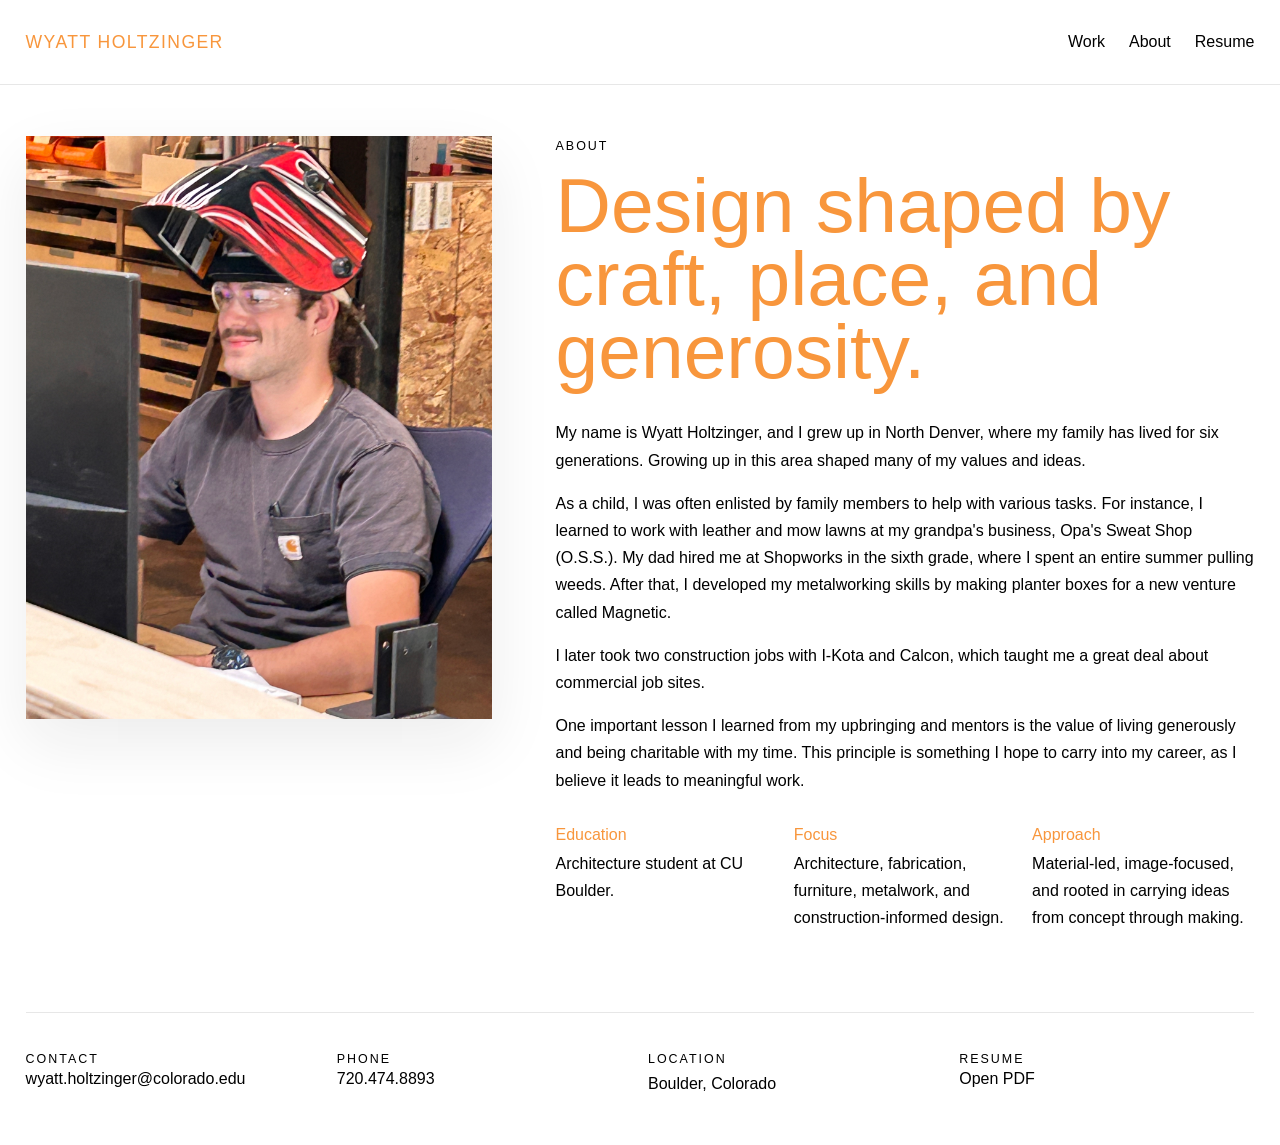
<file: about.html>
<!DOCTYPE html>
<html lang="en">
  <head>
    <meta charset="UTF-8">
    <meta name="viewport" content="width=device-width, initial-scale=1.0">
    <title>About | Wyatt Holtzinger</title>
    <meta
      name="description"
      content="About Wyatt Holtzinger, a CU Boulder architecture student with a background in construction, fabrication, and making."
    >
    <link rel="stylesheet" href="styles.css">
    <script defer src="data.js"></script>
    <script defer src="site.js"></script>
  </head>
  <body data-depth="root">
    <header class="site-header" data-nav></header>

    <main class="content-shell">
      <section class="about-layout">
        <div class="about-image">
          <img src="about/images/headshot_01.jpeg" alt="Portrait of Wyatt Holtzinger">
        </div>

        <div>
          <div class="about-intro">
            <p class="eyebrow">About</p>
            <h1>Design shaped by craft, place, and generosity.</h1>
          </div>

          <div class="about-bio">
            <p>
              My name is Wyatt Holtzinger, and I grew up in North Denver, where my family has lived for six
              generations. Growing up in this area shaped many of my values and ideas.
            </p>
            <p>
              As a child, I was often enlisted by family members to help with various tasks. For instance, I learned to
              work with leather and mow lawns at my grandpa's business, Opa's Sweat Shop (O.S.S.). My dad hired me at
              Shopworks in the sixth grade, where I spent an entire summer pulling weeds. After that, I developed my
              metalworking skills by making planter boxes for a new venture called Magnetic.
            </p>
            <p>
              I later took two construction jobs with I-Kota and Calcon, which taught me a great deal about commercial
              job sites.
            </p>
            <p>
              One important lesson I learned from my upbringing and mentors is the value of living generously and being
              charitable with my time. This principle is something I hope to carry into my career, as I believe it
              leads to meaningful work.
            </p>
          </div>

          <div class="about-notes">
            <div class="about-note">
              <strong>Education</strong>
              <p>Architecture student at CU Boulder.</p>
            </div>
            <div class="about-note">
              <strong>Focus</strong>
              <p>Architecture, fabrication, furniture, metalwork, and construction-informed design.</p>
            </div>
            <div class="about-note">
              <strong>Approach</strong>
              <p>Material-led, image-focused, and rooted in carrying ideas from concept through making.</p>
            </div>
          </div>
        </div>
      </section>
    </main>

    <footer class="footer-shell" data-footer></footer>
  </body>
</html>
</file>
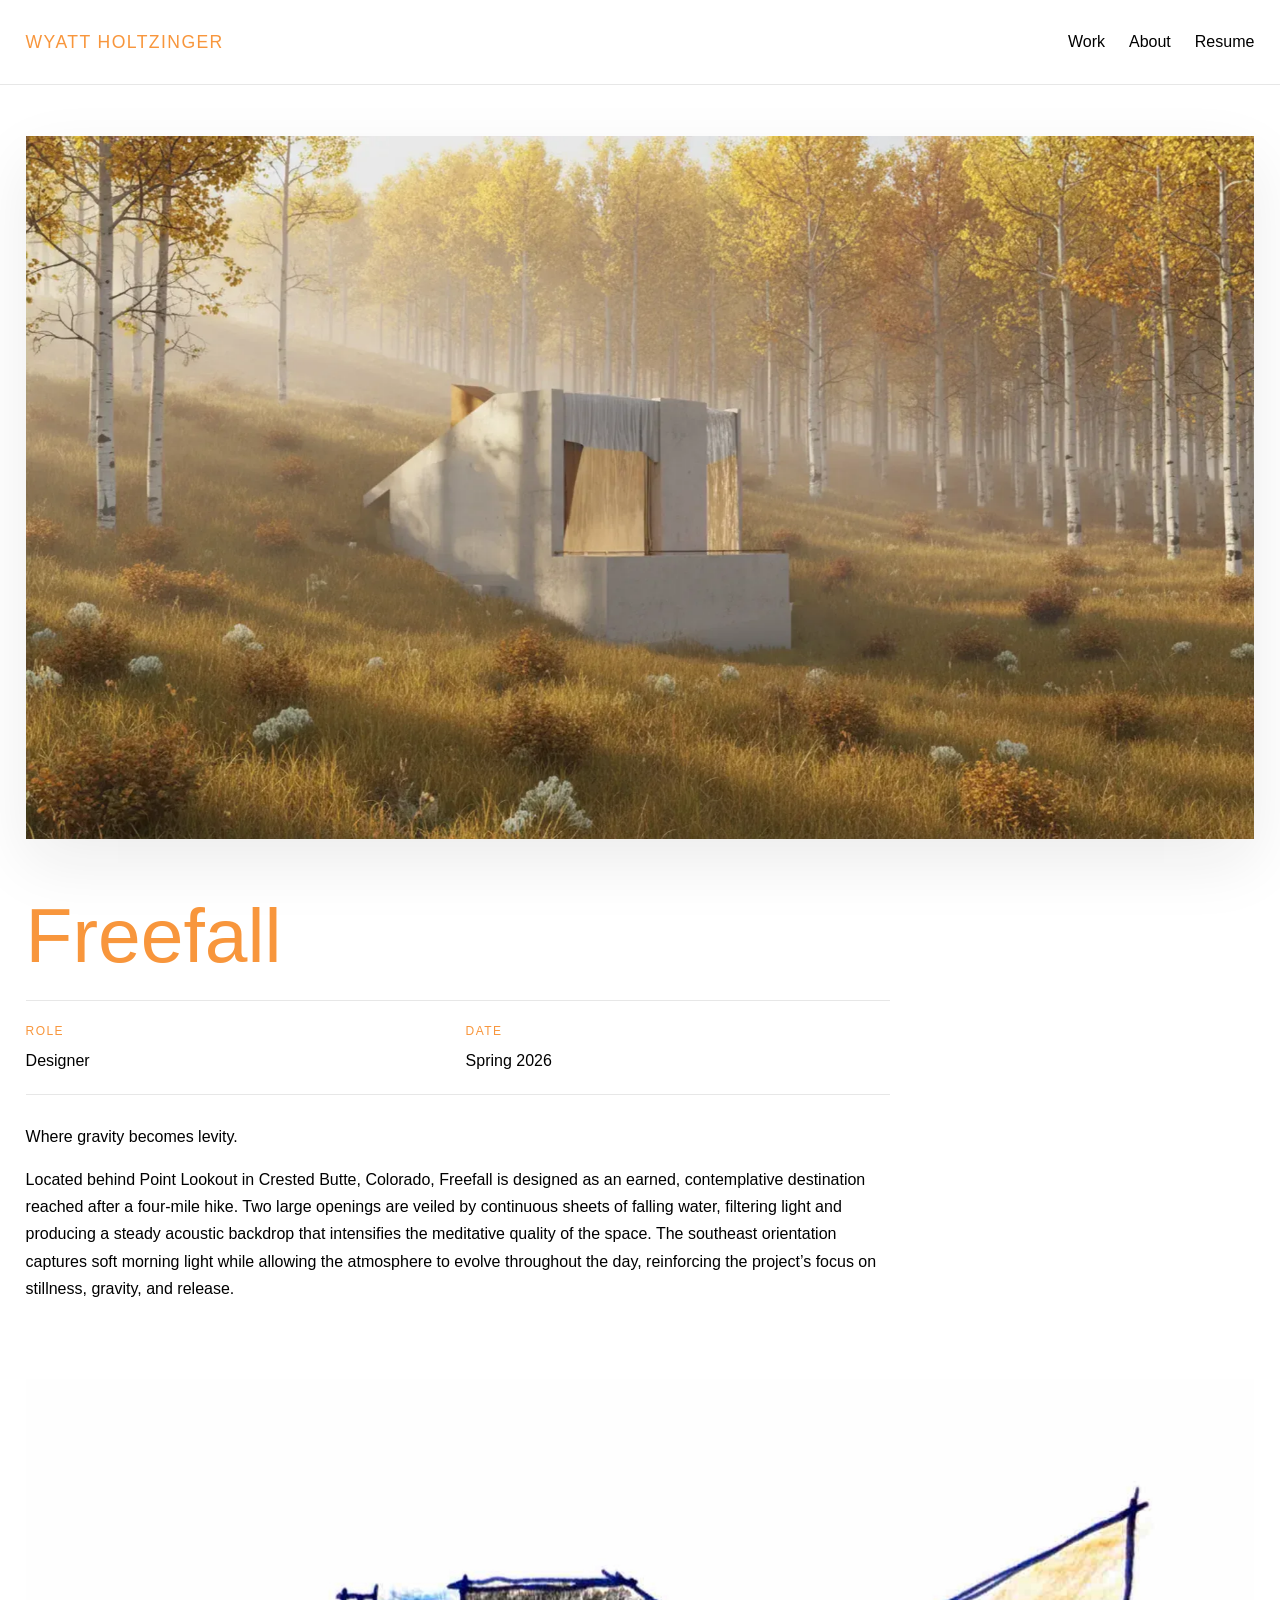
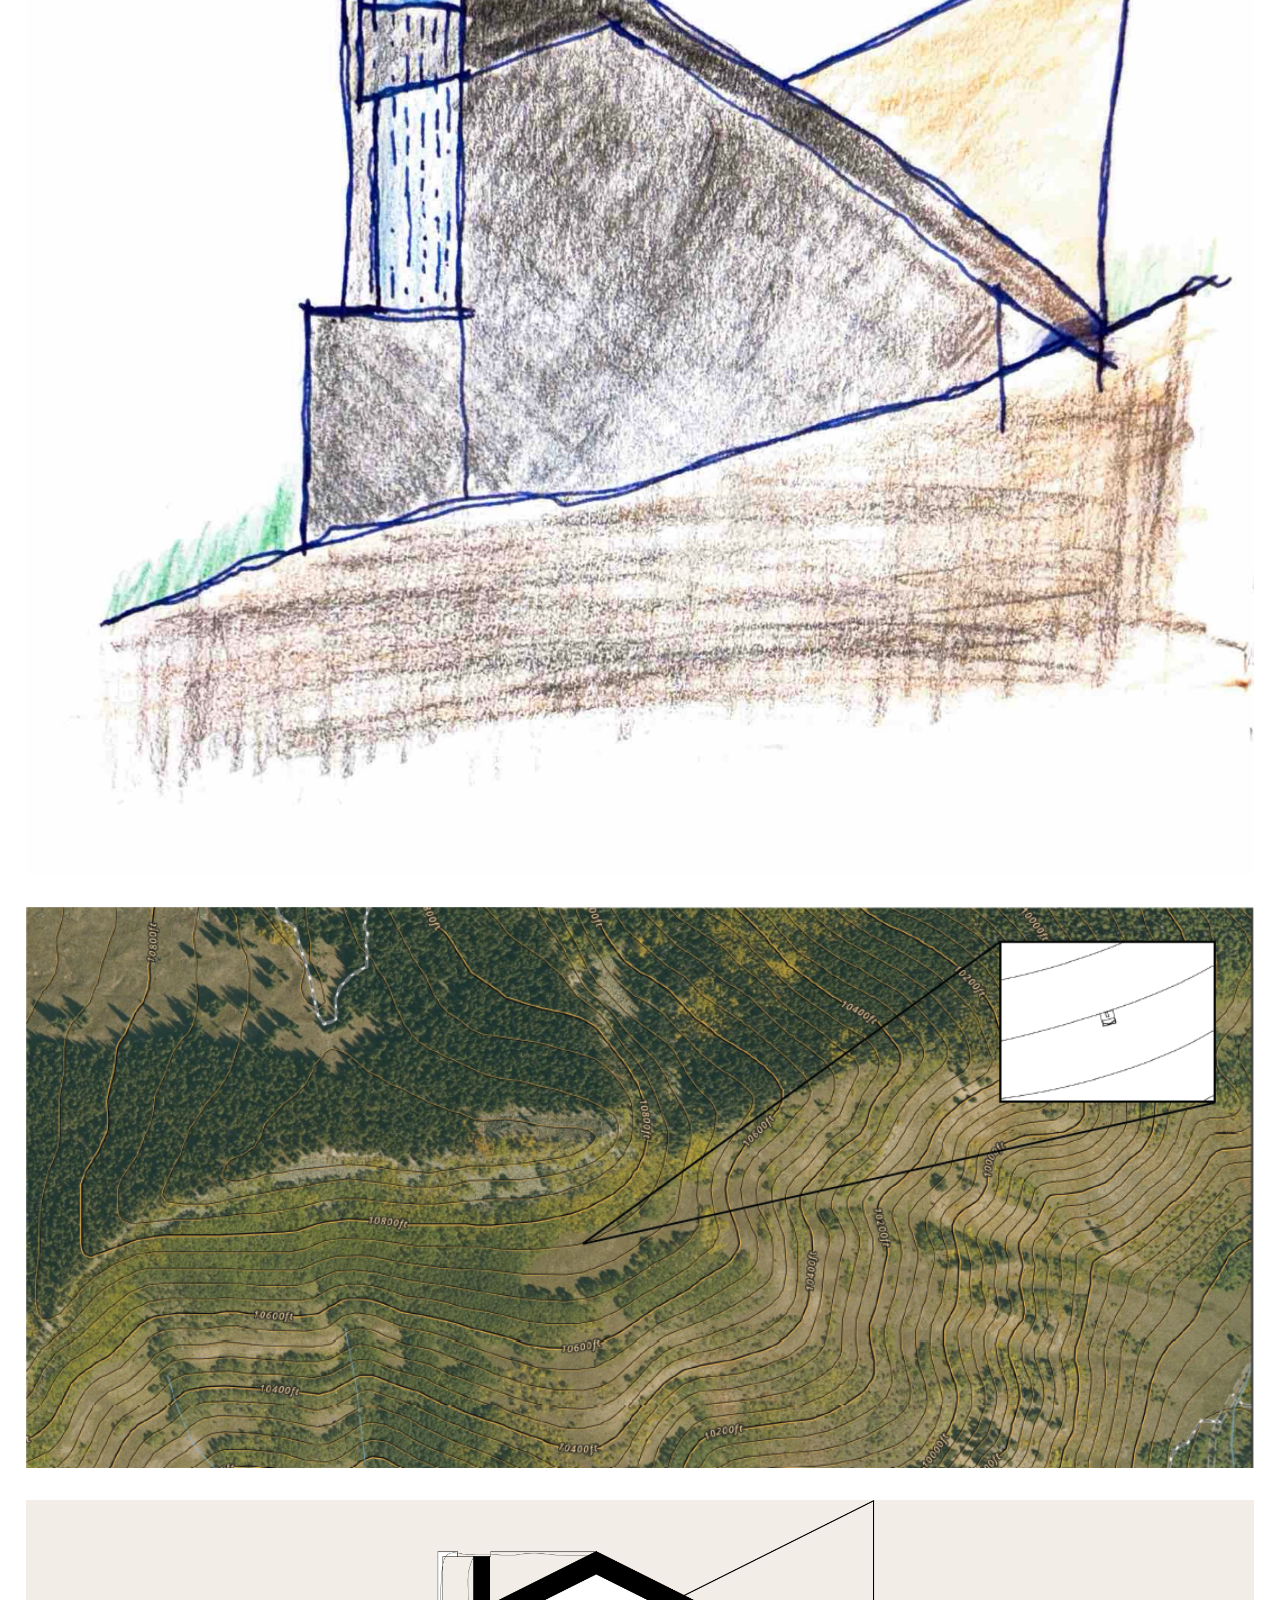
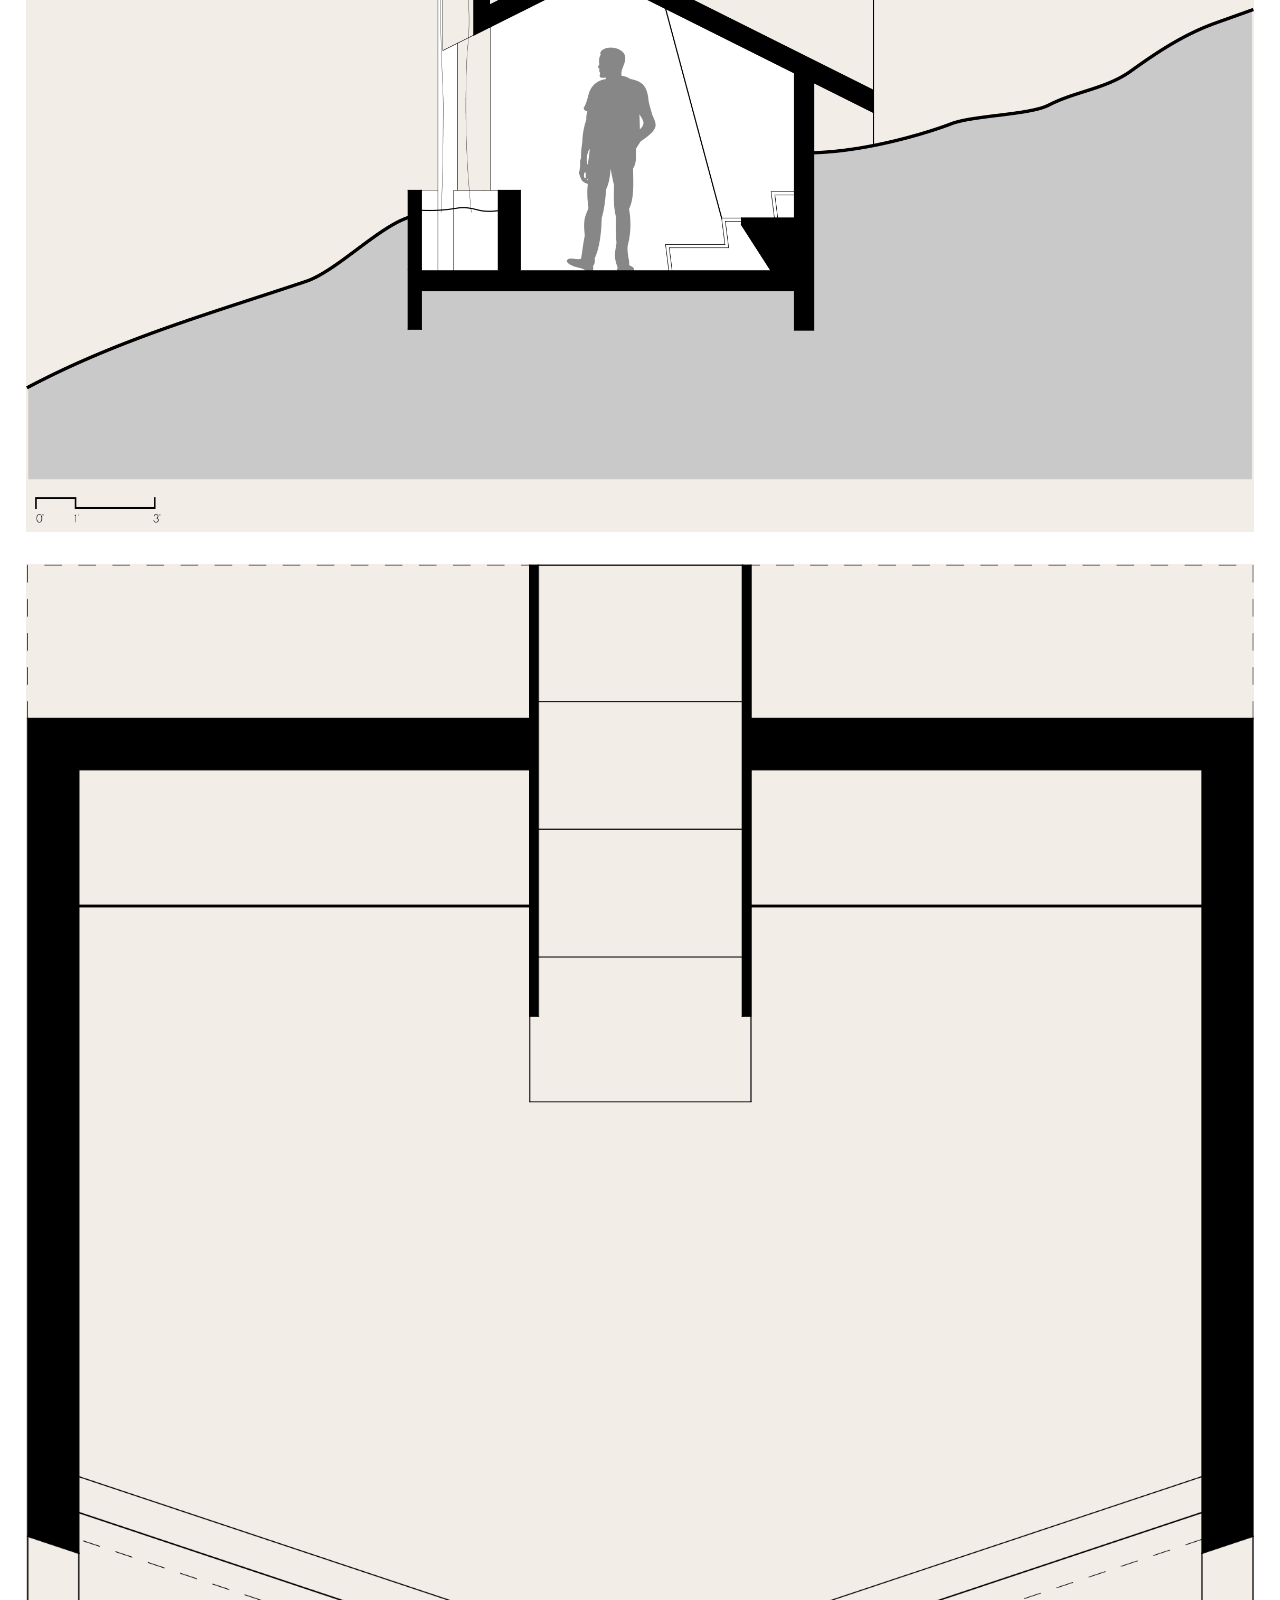
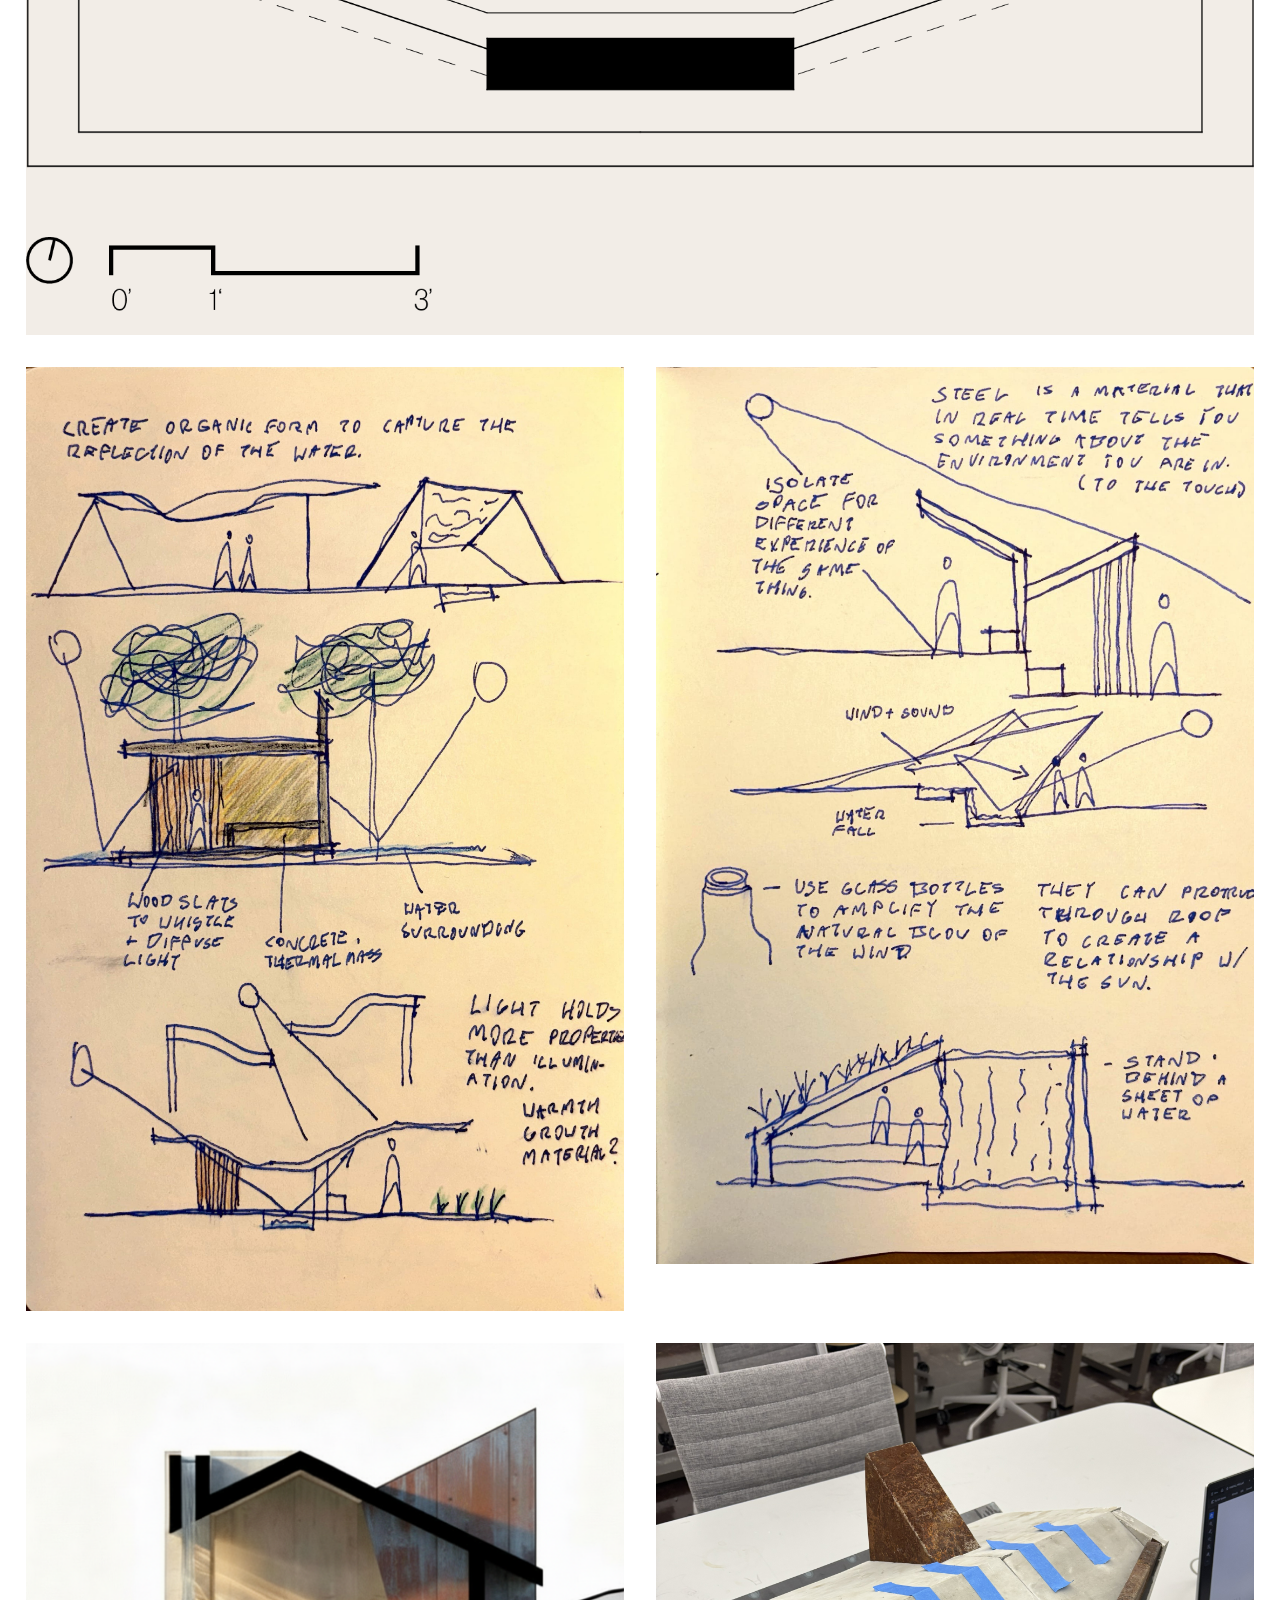
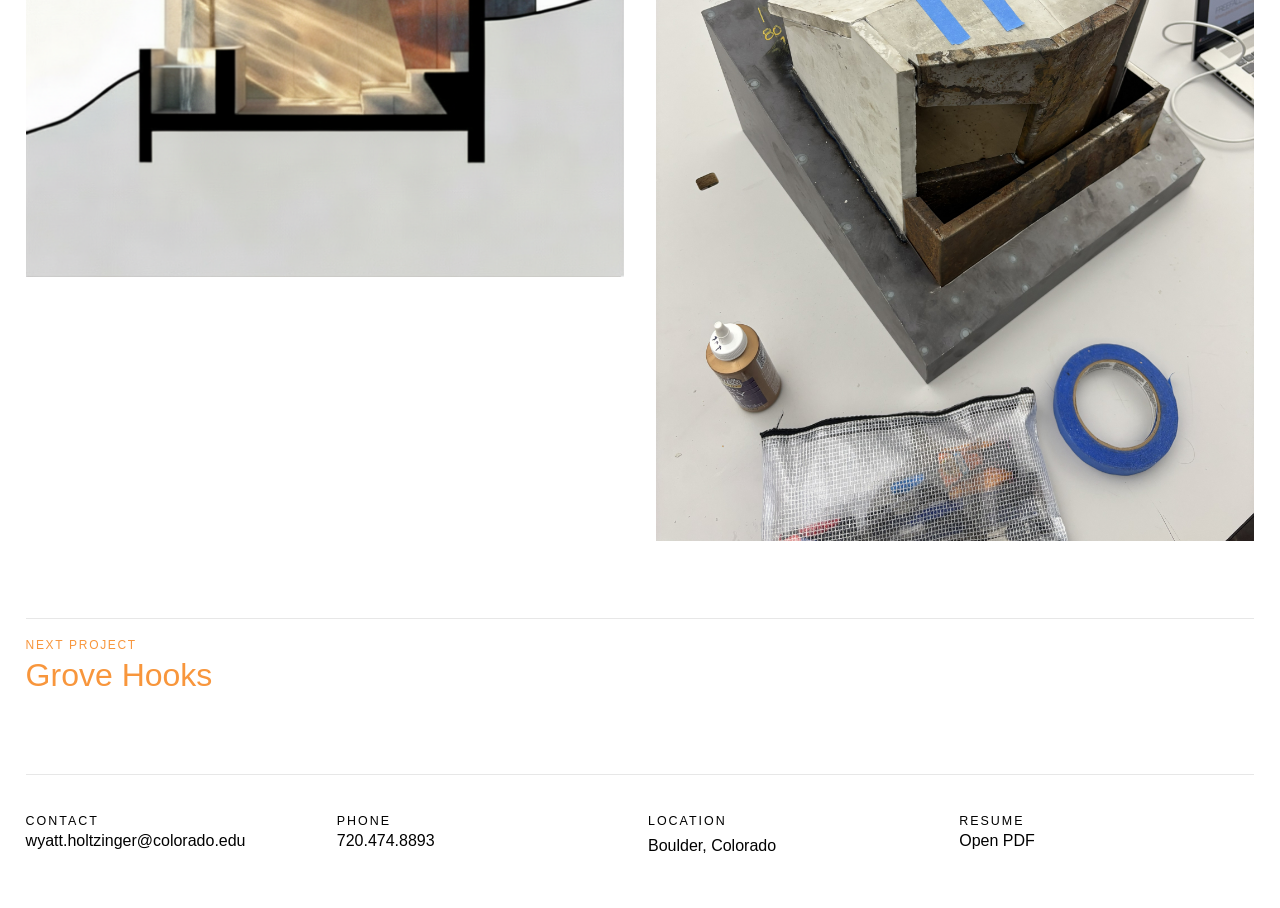
<file: work/freefall.html>
<!DOCTYPE html>
<html lang="en">
  <head>
    <meta charset="UTF-8">
    <meta name="viewport" content="width=device-width, initial-scale=1.0">
    <title>Freefall | Wyatt Holtzinger</title>
    <link rel="stylesheet" href="../styles.css">
    <script defer src="../data.js"></script>
    <script defer src="../site.js"></script>
  </head>
  <body data-depth="project" data-project="freefall">
    <header class="site-header" data-nav></header>
    <main class="content-shell project-page">
      <section data-project-hero></section>
      <section class="project-gallery" data-project-gallery></section>
      <section class="project-pagination" data-next-project></section>
    </main>
    <footer class="footer-shell" data-footer></footer>
  </body>
</html>
</file>
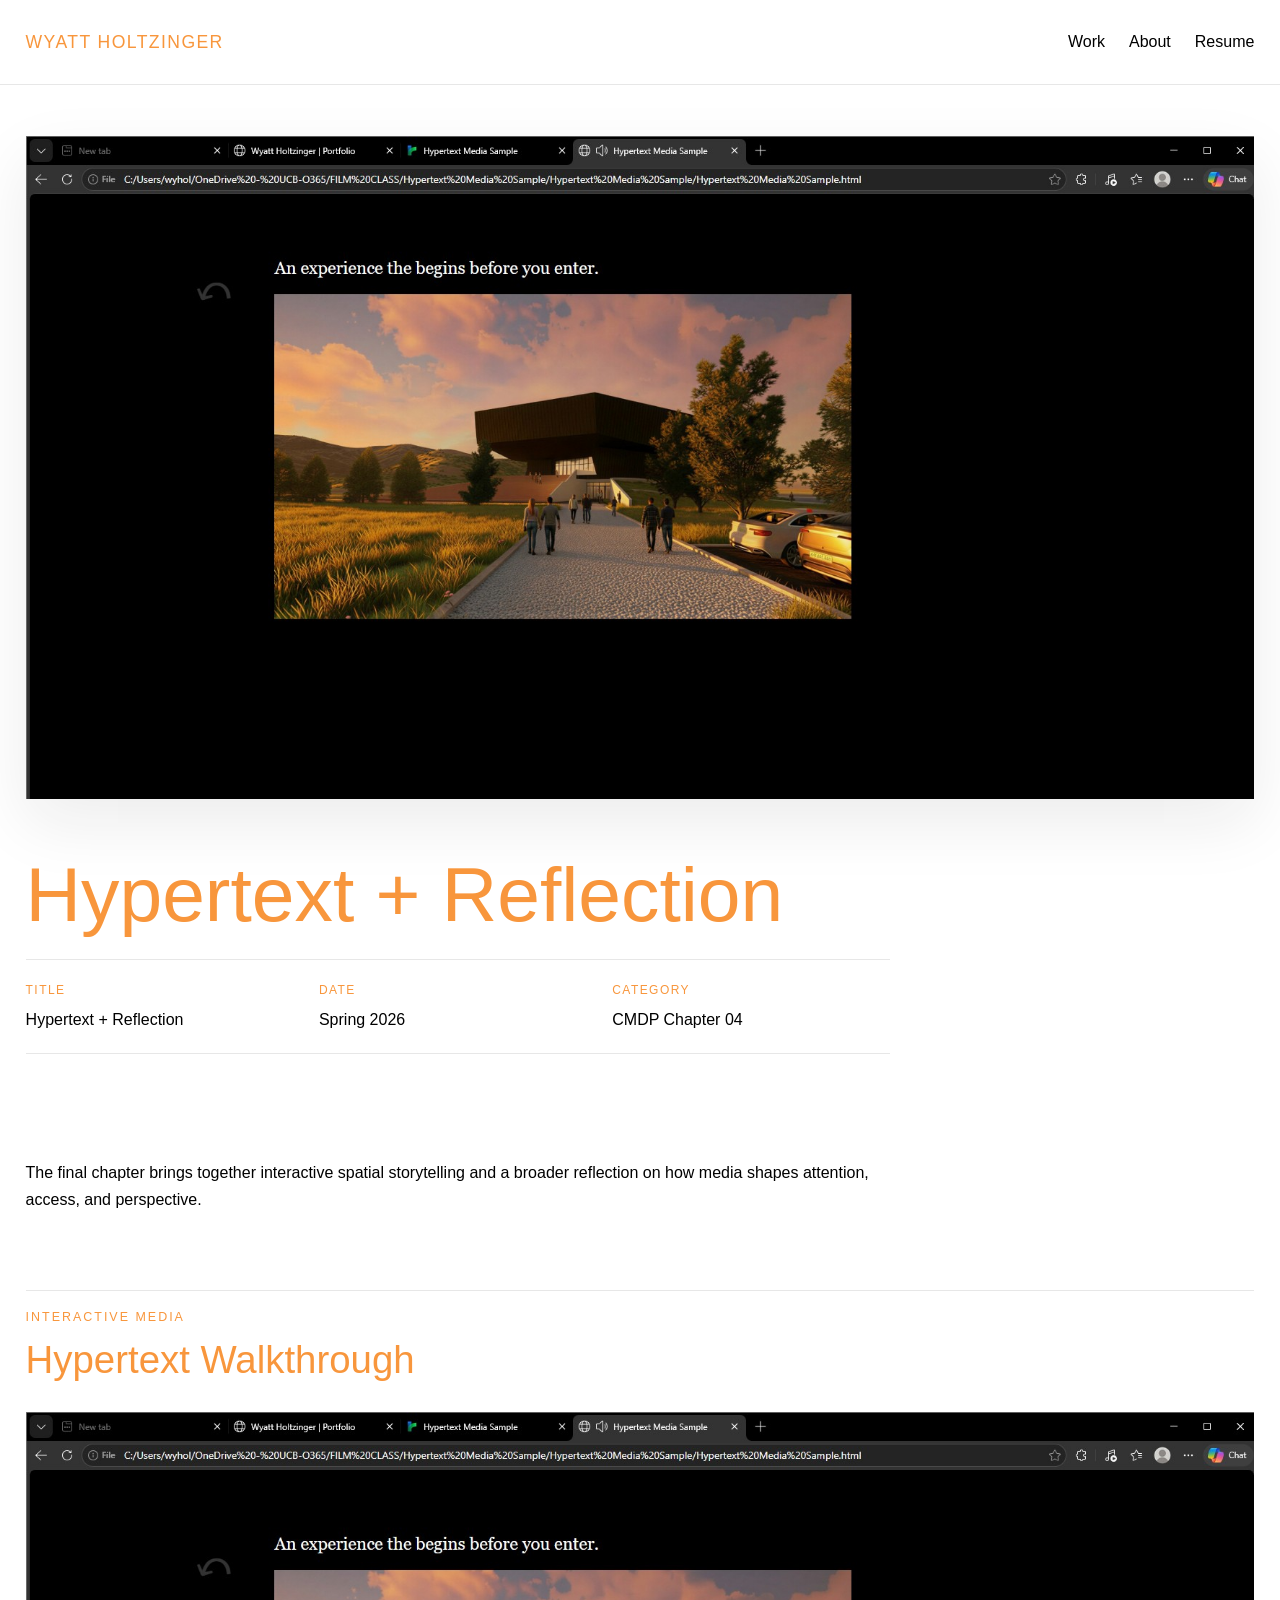
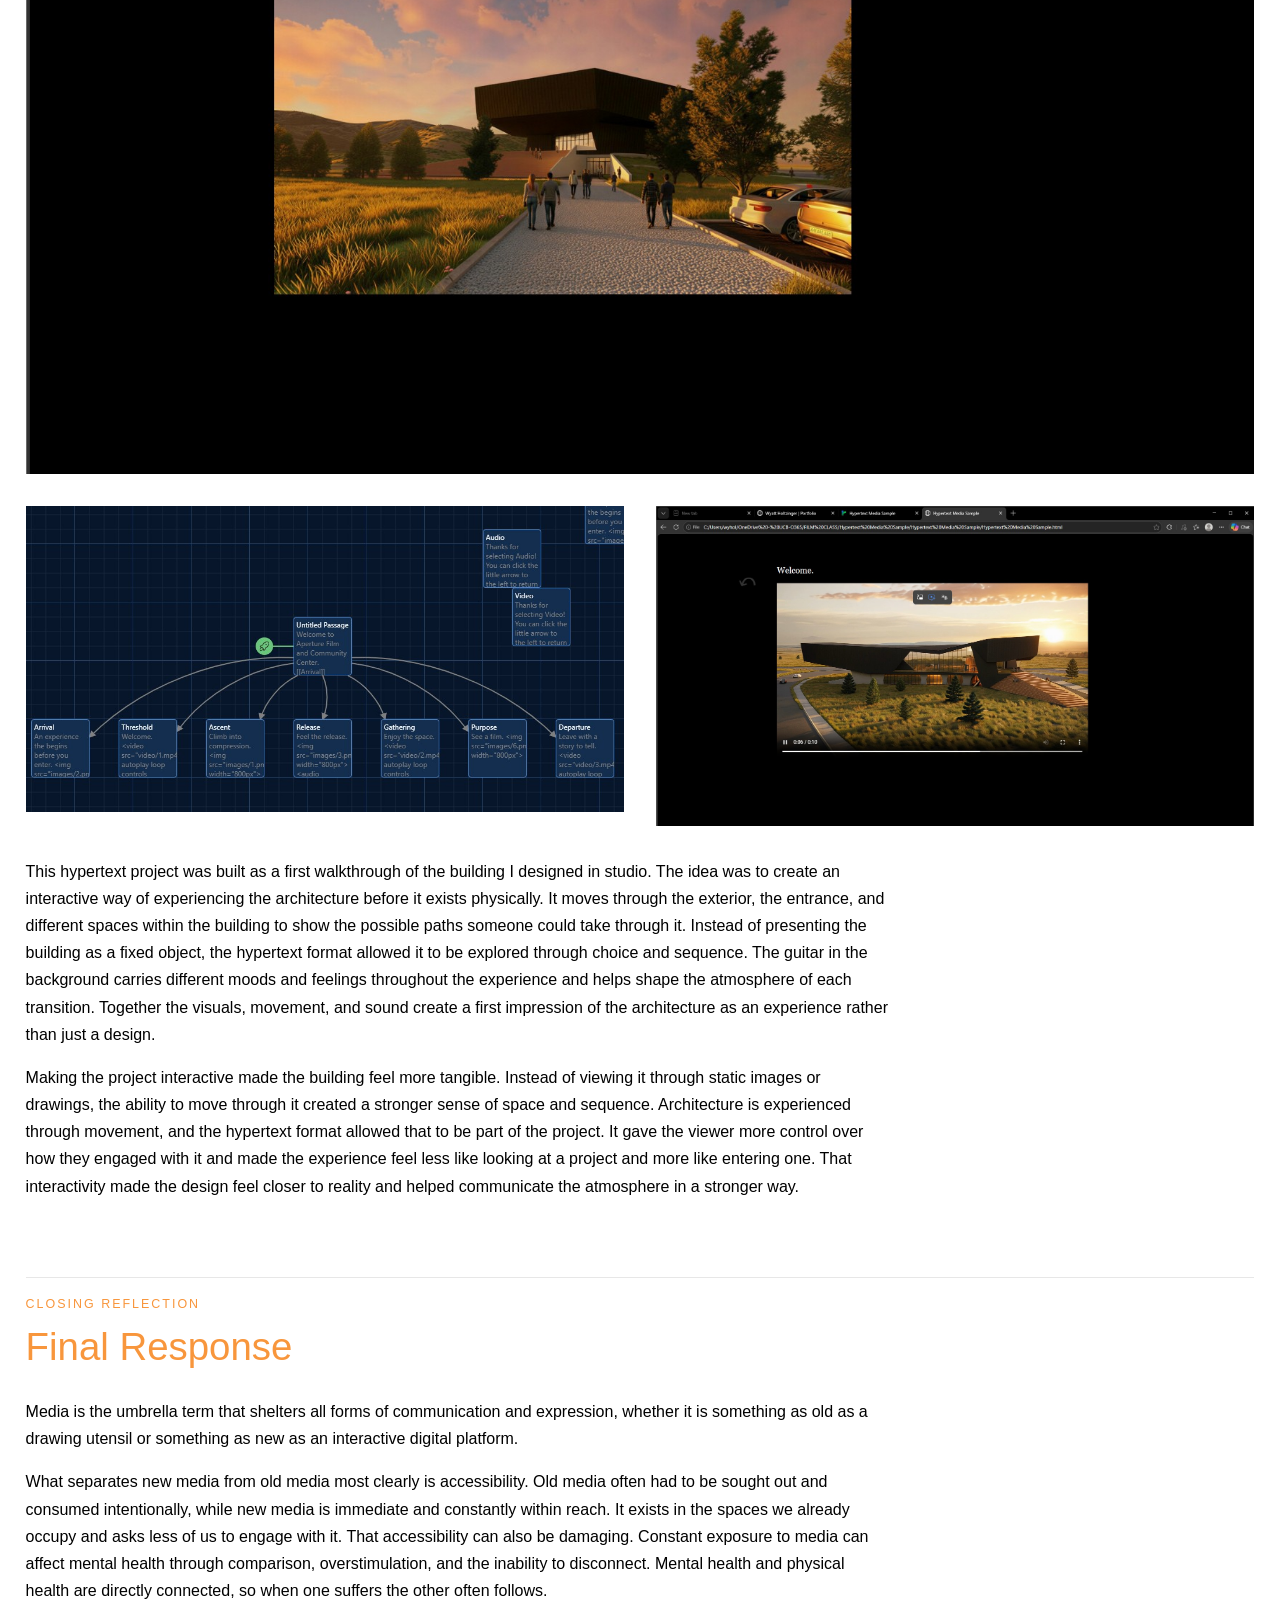
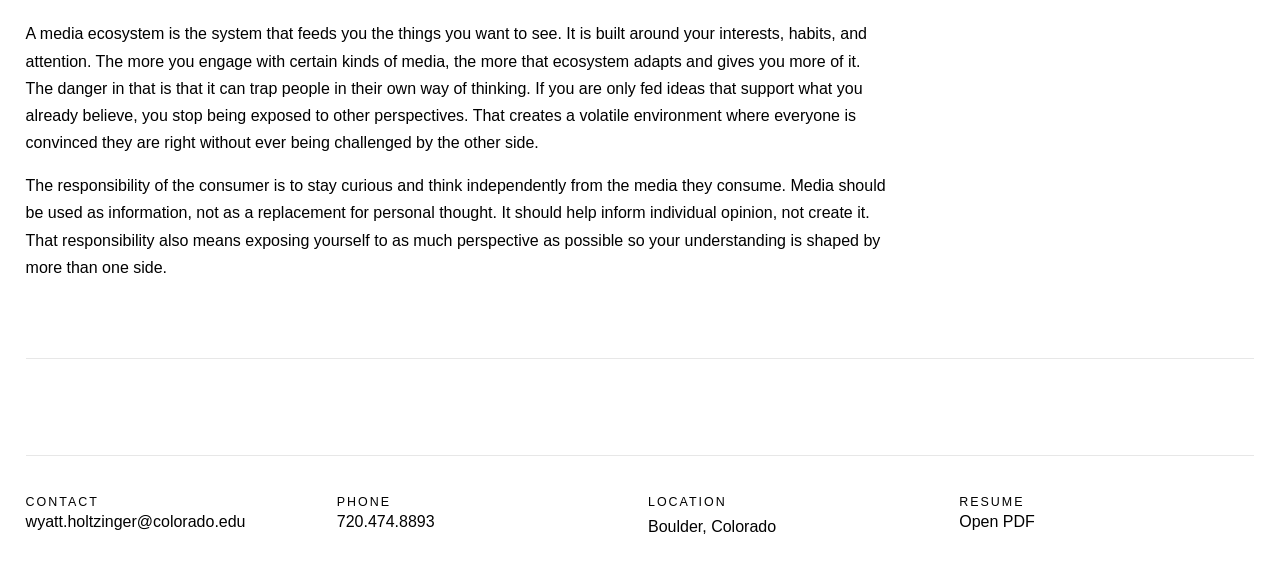
<file: work/media-portfolio-hypertext-reflection.html>
<!DOCTYPE html>
<html lang="en">
  <head>
    <meta charset="UTF-8">
    <meta name="viewport" content="width=device-width, initial-scale=1.0">
    <title>Hypertext + Reflection | Wyatt Holtzinger</title>
    <link rel="stylesheet" href="../styles.css">
    <script defer src="../data.js"></script>
    <script defer src="../site.js"></script>
  </head>
  <body data-depth="project" data-project="media-portfolio-hypertext-reflection">
    <header class="site-header" data-nav></header>
    <main class="content-shell project-page">
      <section data-project-hero></section>
      <section class="project-gallery" data-project-gallery></section>
      <section class="project-pagination" data-next-project></section>
    </main>
    <footer class="footer-shell" data-footer></footer>
  </body>
</html>
</file>
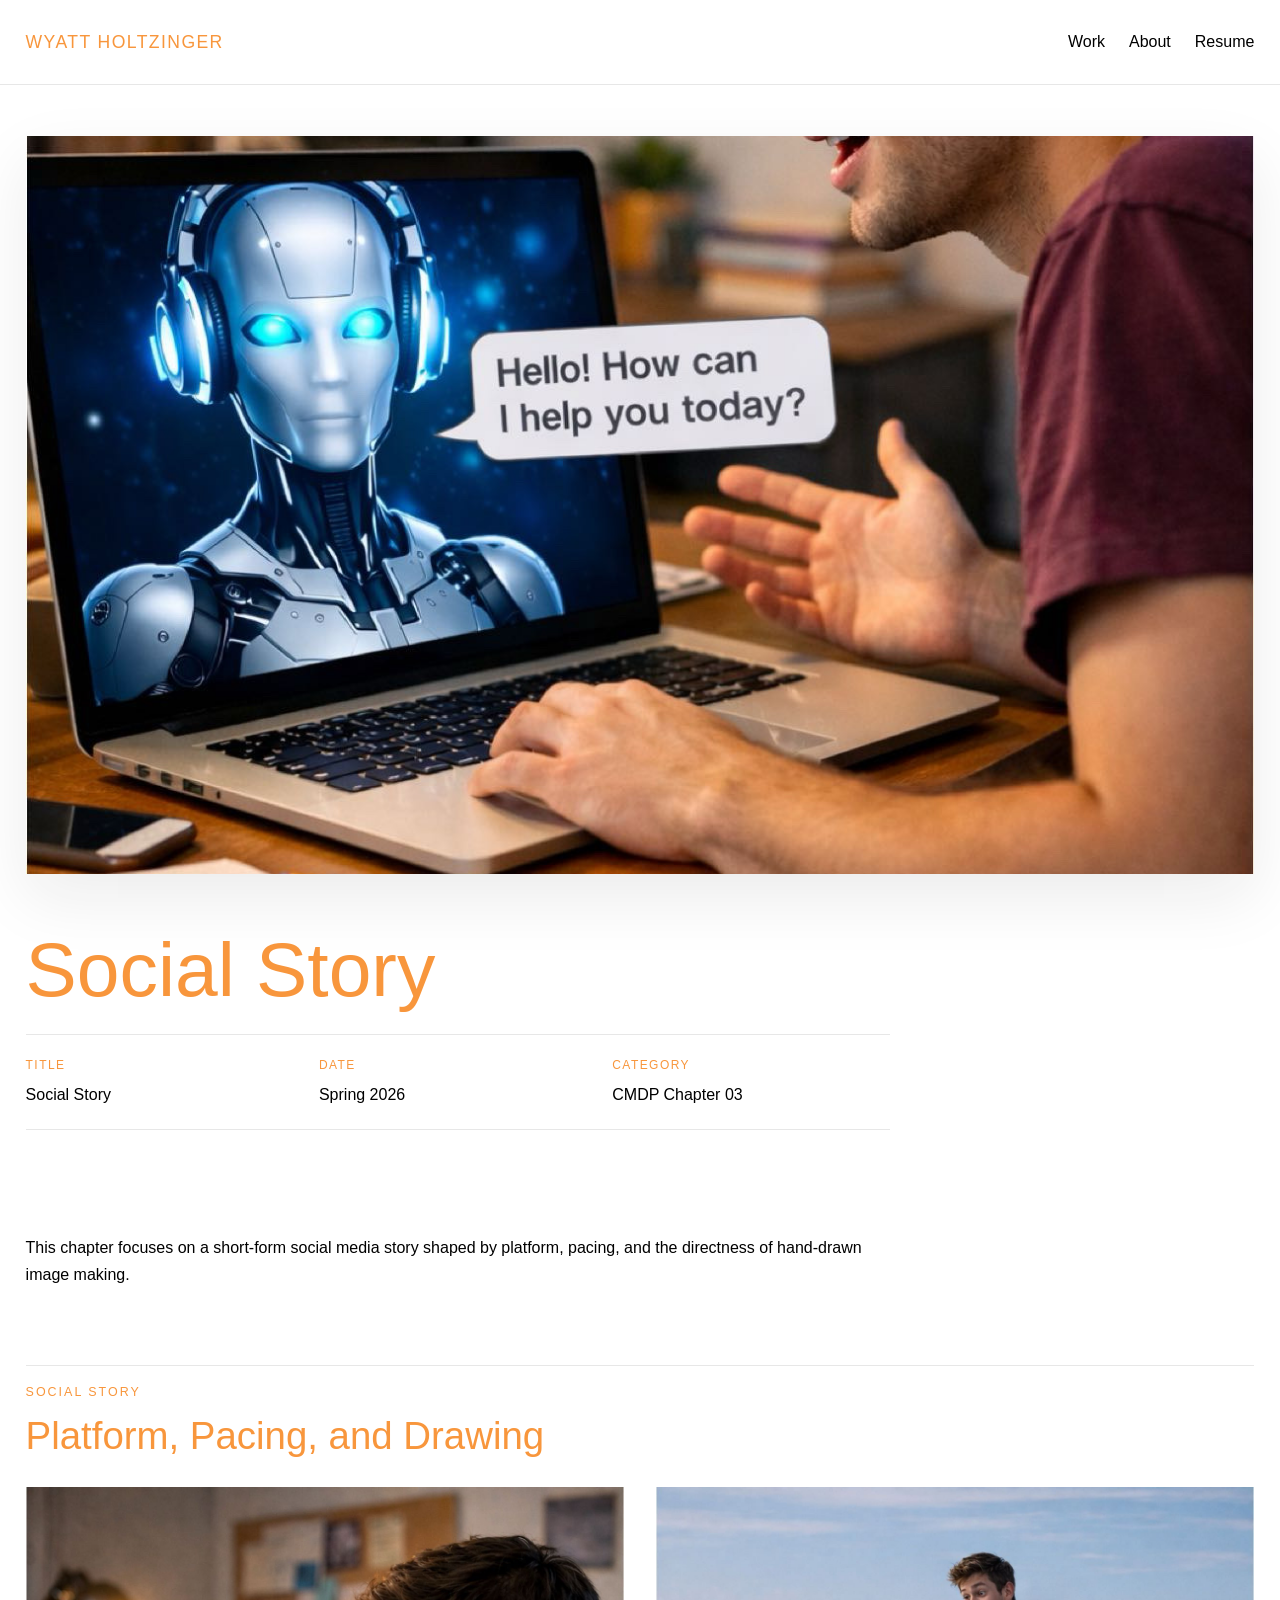
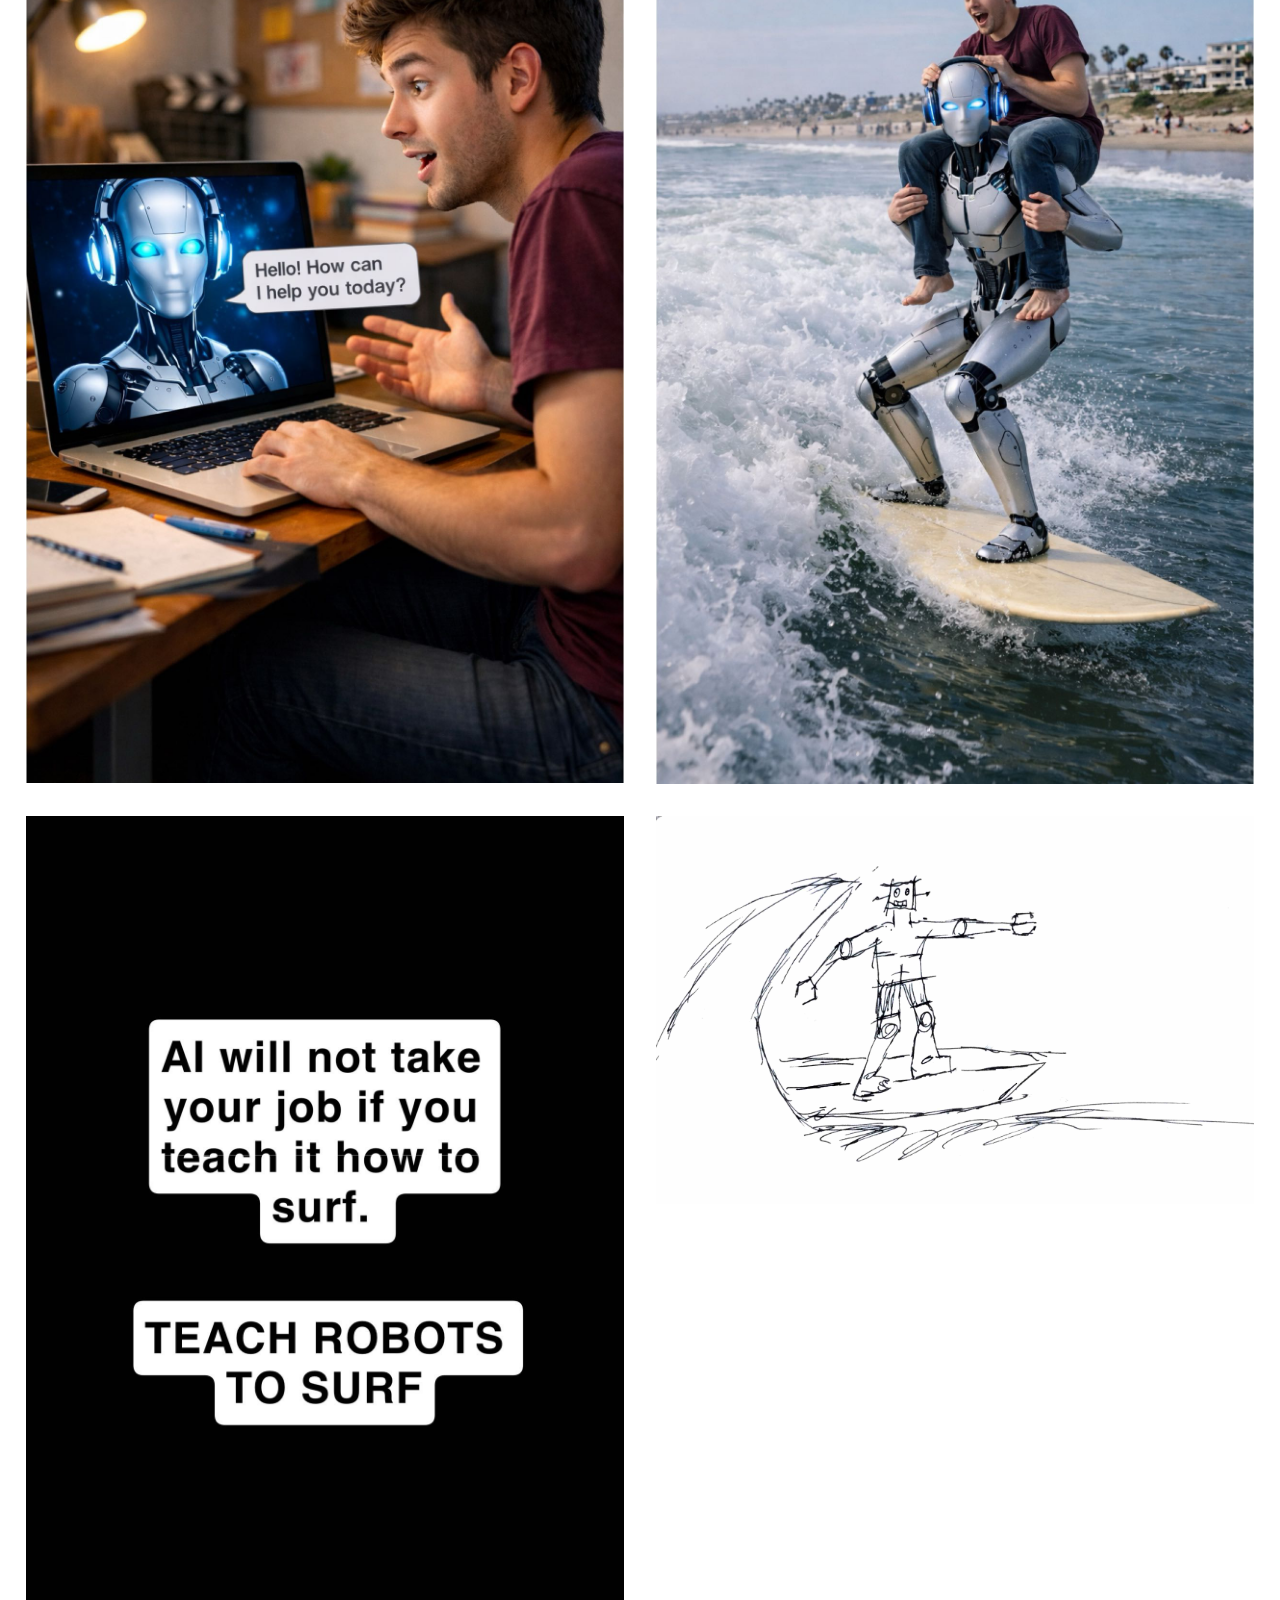
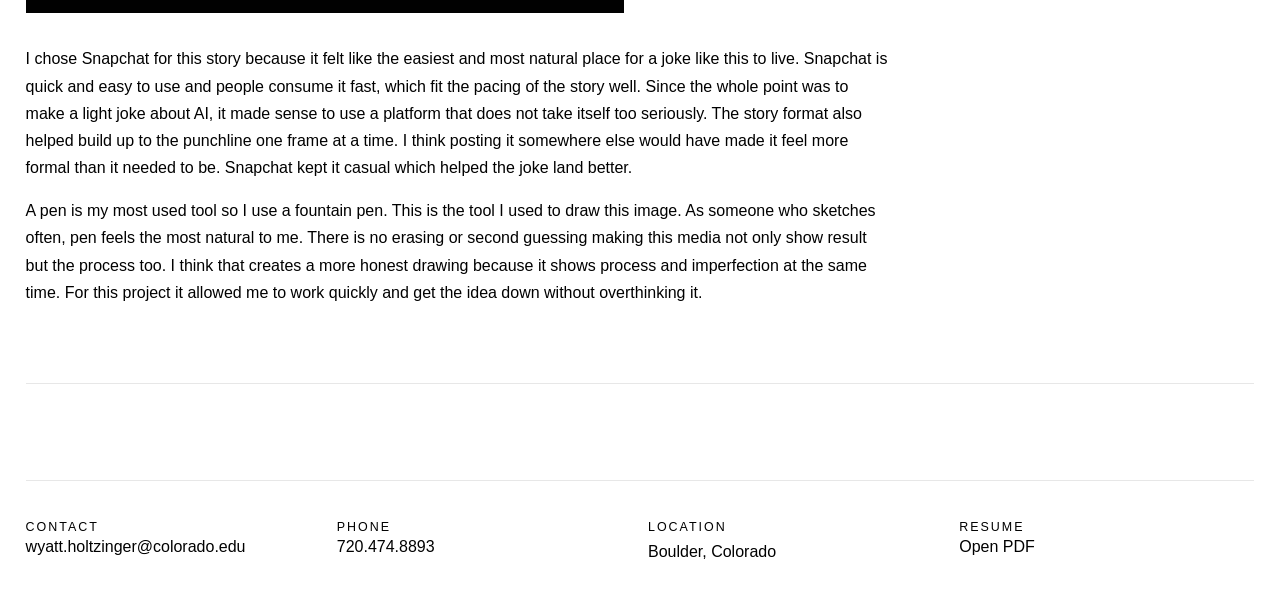
<file: work/media-portfolio-social-story.html>
<!DOCTYPE html>
<html lang="en">
  <head>
    <meta charset="UTF-8">
    <meta name="viewport" content="width=device-width, initial-scale=1.0">
    <title>Social Story | Wyatt Holtzinger</title>
    <link rel="stylesheet" href="../styles.css">
    <script defer src="../data.js"></script>
    <script defer src="../site.js"></script>
  </head>
  <body data-depth="project" data-project="media-portfolio-social-story">
    <header class="site-header" data-nav></header>
    <main class="content-shell project-page">
      <section data-project-hero></section>
      <section class="project-gallery" data-project-gallery></section>
      <section class="project-pagination" data-next-project></section>
    </main>
    <footer class="footer-shell" data-footer></footer>
  </body>
</html>
</file>
<file: styles.css>
:root {
  --page-bg: #ffffff;
  --surface: #ffffff;
  --text: #000000;
  --muted: #000000;
  --line: rgba(23, 21, 21, 0.1);
  --accent: #f8963c;
  --accent-soft: rgba(217, 111, 43, 0.12);
  --shadow: 0 24px 60px rgba(23, 21, 21, 0.08);
  --max-width: 1380px;
  --gutter: clamp(1.25rem, 2vw, 2rem);
}

* {
  box-sizing: border-box;
}

html {
  scroll-behavior: smooth;
}

body {
  margin: 0;
  font-family: "Neue Haas Grotesk Display Pro", "Helvetica Neue", Helvetica, Arial, sans-serif;
  font-weight: 300;
  background: #ffffff;
  color: var(--text);
}

img {
  display: block;
  max-width: 100%;
}

a {
  color: inherit;
  text-decoration: none;
}

p {
  margin: 0;
  line-height: 1.7;
}

.site-header {
  position: sticky;
  top: 0;
  z-index: 20;
  background: rgba(255, 255, 255, 0.92);
  backdrop-filter: blur(18px);
  border-bottom: 1px solid var(--line);
}

.nav-inner,
.content-shell,
.footer-shell {
  width: min(calc(100% - 2 * var(--gutter)), var(--max-width));
  margin: 0 auto;
}

.nav-inner {
  display: flex;
  align-items: center;
  justify-content: space-between;
  min-height: 84px;
  gap: 1rem;
}

.brand,
.hero-copy h1,
.section-heading,
.project-card h2,
.project-hero-copy h1,
.about-intro h1 {
  font-family: "Neue Haas Grotesk Display Pro", "Helvetica Neue", Helvetica, Arial, sans-serif;
  font-weight: 200;
  color: var(--accent);
}

.brand {
  font-size: 1.1rem;
  letter-spacing: 0.08em;
  text-transform: uppercase;
}

.nav-links {
  display: flex;
  align-items: center;
  gap: 1.5rem;
}

.nav-links a,
.resume-link,
.about-link,
.next-project-link,
.footer-shell a {
  transition: color 180ms ease, transform 180ms ease;
}

.nav-links a:hover,
.resume-link:hover,
.about-link:hover,
.next-project-link:hover,
.footer-shell a:hover {
  color: var(--accent);
}

.nav-toggle {
  display: none;
  width: 48px;
  height: 48px;
  padding: 0;
  border: 1px solid var(--line);
  border-radius: 999px;
  background: var(--surface);
}

.nav-toggle span {
  display: block;
  width: 18px;
  height: 1px;
  margin: 5px auto;
  background: var(--text);
}

.content-shell {
  padding: clamp(2rem, 4vw, 4rem) 0 5rem;
}

.content-shell--home {
  padding-top: 0;
}

.hero {
  display: grid;
  grid-template-columns: minmax(0, 0.9fr) minmax(0, 1.1fr);
  gap: clamp(2rem, 5vw, 5rem);
  align-items: end;
  margin-bottom: clamp(4rem, 10vw, 8rem);
}

.hero--banner {
  position: relative;
  display: flex;
  align-items: end;
  min-height: calc(100vh - 84px);
  width: 100vw;
  margin-left: calc(50% - 50vw);
  margin-right: calc(50% - 50vw);
  margin-bottom: clamp(4rem, 10vw, 8rem);
  overflow: hidden;
}

.hero-slides,
.hero-slide,
.hero-overlay {
  position: absolute;
  inset: 0;
}

.hero-slides {
  background: #ffffff;
}

.hero-slide {
  opacity: 0;
  transition: opacity 1600ms ease-in-out;
}

.hero-slide.is-active {
  opacity: 1;
}

.hero-slide img {
  width: 100%;
  height: 100%;
  object-fit: cover;
}

.hero-overlay {
  background:
    linear-gradient(180deg, rgba(255, 255, 255, 0.12) 0%, rgba(255, 255, 255, 0.08) 24%, rgba(0, 0, 0, 0.42) 100%);
  pointer-events: none;
}

.hero-arrow {
  position: absolute;
  top: 50%;
  z-index: 1;
  display: inline-flex;
  align-items: center;
  justify-content: center;
  width: 3rem;
  height: 3rem;
  padding: 0;
  border: 0;
  background: transparent;
  color: #ffffff;
  opacity: 0;
  transform: translateY(-50%);
  transition: opacity 180ms ease, color 180ms ease;
  cursor: pointer;
}

.hero--banner:hover .hero-arrow,
.hero--banner:focus-within .hero-arrow {
  opacity: 1;
}

.hero-arrow:hover {
  color: #ffffff;
}

.hero-arrow span {
  font-size: 2rem;
  font-weight: 200;
  line-height: 1;
}

.hero-arrow--prev {
  left: 1.5rem;
}

.hero-arrow--next {
  right: 1.5rem;
}

.hero-copy {
  max-width: 34rem;
}

.hero-copy--banner {
  position: relative;
  z-index: 1;
  display: flex;
  flex-direction: column;
  justify-content: space-between;
  min-height: 100%;
  width: min(calc(100% - 2 * var(--gutter)), var(--max-width));
  margin: 0 auto;
  padding: clamp(2rem, 4vw, 3rem) 0 clamp(2.5rem, 5vw, 4rem);
  max-width: none;
}

.hero-copy--banner > div:first-child {
  width: min(100%, 38rem);
  padding: 1.5rem 1.75rem;
  background: rgba(255, 255, 255, 0.82);
}

.hero-copy--banner .resume-link,
.hero-copy--banner .about-link,
.hero-copy--banner .resume-link:hover,
.hero-copy--banner .about-link:hover {
  color: #ffffff;
}

.eyebrow,
.project-meta,
.footer-label,
.media-fallback-label {
  color: var(--accent);
  font-size: 0.78rem;
  letter-spacing: 0.16em;
  text-transform: uppercase;
  font-weight: 300;
}

.hero-copy h1,
.project-hero-copy h1,
.about-intro h1 {
  margin: 0.7rem 0 1rem;
  font-size: clamp(3rem, 6vw, 6rem);
  line-height: 0.95;
  font-weight: 200;
}

.hero-copy p:last-of-type,
.about-intro p,
.project-card p,
.project-description p,
.about-bio p,
.footer-shell p {
  color: var(--text);
  font-weight: 300;
}

.hero-actions {
  display: flex;
  flex-wrap: wrap;
  gap: 1rem;
  margin-top: 2rem;
}

.resume-link,
.about-link {
  padding: 0.95rem 1.25rem;
  border: 0;
  border-radius: 0;
  background: transparent;
}

.hero-image img,
.project-hero-image img {
  width: 100%;
  border-radius: 0;
  object-fit: cover;
  box-shadow: var(--shadow);
}

.hero-image img {
  aspect-ratio: 4 / 3;
}

.section-header {
  display: flex;
  justify-content: space-between;
  align-items: end;
  gap: 1.5rem;
  margin-bottom: 2rem;
}

.section-heading {
  margin: 0;
  font-size: clamp(2rem, 3vw, 3rem);
  font-weight: 200;
}

.section-note {
  max-width: 28rem;
  color: var(--text);
  font-weight: 300;
}

.project-grid {
  display: grid;
  grid-template-columns: repeat(2, minmax(0, 1fr));
  gap: clamp(2rem, 3vw, 3rem) clamp(1.25rem, 2vw, 2rem);
}

.project-card-link {
  display: block;
}

.project-card-media {
  overflow: hidden;
  border-radius: 0;
  background: #f2ede7;
}

.project-card-media img {
  width: 100%;
  aspect-ratio: 4 / 3;
  object-fit: cover;
  transition: transform 420ms ease, filter 420ms ease;
}

.project-card-copy {
  padding: 1rem 0 0;
}

.project-card h2 {
  margin: 0.45rem 0 0.65rem;
  font-size: 2rem;
  font-weight: 200;
}

.project-card:hover .project-card-media img,
.project-card:focus-within .project-card-media img {
  transform: scale(1.03);
  filter: saturate(1.02);
}

.project-card:hover h2,
.project-card:focus-within h2 {
  color: var(--accent);
}

.about-layout {
  display: grid;
  grid-template-columns: minmax(0, 0.8fr) minmax(0, 1.2fr);
  gap: clamp(2rem, 5vw, 5rem);
  align-items: start;
}

.about-image img {
  width: 100%;
  aspect-ratio: 4 / 5;
  object-fit: cover;
  object-position: center top;
  border-radius: 0;
  box-shadow: var(--shadow);
}

.about-intro {
  margin-bottom: 2rem;
}

.about-bio {
  display: grid;
  gap: 1rem;
}

.about-notes {
  display: grid;
  grid-template-columns: repeat(3, minmax(0, 1fr));
  gap: 1rem;
  margin-top: 2rem;
}

.about-note {
  padding: 0;
  border: 0;
  border-radius: 0;
  background: transparent;
  box-shadow: none;
}

.about-note strong {
  display: block;
  margin-bottom: 0.4rem;
  color: var(--accent);
  font-weight: 300;
}

.project-page {
  display: grid;
  gap: clamp(3rem, 6vw, 5rem);
}

.project-hero-stack {
  display: grid;
  gap: clamp(2rem, 4vw, 3rem);
}

.project-hero-grid {
  display: grid;
  grid-template-columns: minmax(0, 0.88fr) minmax(0, 1.12fr);
  gap: clamp(2rem, 5vw, 5rem);
  align-items: start;
}

.project-hero-copy {
  max-width: 54rem;
}

.project-facts {
  display: grid;
  grid-template-columns: repeat(2, minmax(0, 1fr));
  gap: 1rem;
  margin: 1.75rem 0;
  padding: 1.25rem 0;
  border-top: 1px solid var(--line);
  border-bottom: 1px solid var(--line);
}

.project-facts span {
  display: block;
  margin-bottom: 0.35rem;
  color: var(--accent);
  text-transform: uppercase;
  letter-spacing: 0.12em;
  font-size: 0.75rem;
  font-weight: 300;
}

.project-description {
  display: grid;
  gap: 1rem;
}

.project-gallery {
  display: grid;
  grid-template-columns: repeat(12, minmax(0, 1fr));
  gap: 2rem;
}

.gallery-item {
  margin: 0;
}

.gallery-item--feature {
  grid-column: 1 / -1;
}

.gallery-item--pair,
.media-fallback.gallery-item--pair {
  grid-column: span 6;
}

.project-figure img {
  width: 100%;
  border-radius: 0;
  background: #f2ede7;
}

.project-hero-image--full img {
  width: 100%;
  max-height: 82vh;
  object-fit: cover;
}

.media-fallback {
  padding: 1.75rem;
  border: 1px solid var(--line);
  border-radius: 0;
  background: var(--accent-soft);
}

.media-fallback h3 {
  margin: 0.45rem 0 0.6rem;
  font-size: 1.4rem;
  font-weight: 300;
  color: var(--accent);
}

/* Temporary CMDP media portfolio styles; safe to remove with the media-portfolio entry. */
.media-portfolio-facts {
  grid-template-columns: repeat(3, minmax(0, 1fr));
}

.media-portfolio-flow {
  display: grid;
  gap: clamp(3rem, 6vw, 5rem);
}

.media-portfolio-modules {
  display: grid;
  grid-template-columns: repeat(2, minmax(0, 1fr));
  gap: clamp(1.25rem, 2vw, 2rem);
}

.media-portfolio-module-link {
  display: block;
}

.media-portfolio-module-media {
  background: #f2ede7;
}

.media-portfolio-module-media img {
  width: 100%;
  aspect-ratio: 4 / 3;
  object-fit: cover;
}

.media-portfolio-module-copy {
  display: grid;
  gap: 0.5rem;
}

.media-portfolio-chapter-link {
  display: grid;
  gap: 0.8rem;
  padding: 1.5rem 0;
  border-top: 1px solid var(--line);
  transition: color 180ms ease;
}

.media-portfolio-module-link:hover,
.media-portfolio-chapter-link:hover {
  color: var(--accent);
}

.media-portfolio-module h2,
.media-portfolio-chapter-link strong {
  margin: 0;
  color: var(--accent);
  font-family: "Neue Haas Grotesk Display Pro", "Helvetica Neue", Helvetica, Arial, sans-serif;
  font-size: clamp(1.6rem, 2.4vw, 2.1rem);
  font-weight: 200;
  line-height: 1.02;
}

.media-portfolio-module p:last-child,
.media-portfolio-chapter-link span {
  color: var(--text);
}

.media-portfolio-chapter-nav {
  display: grid;
  grid-template-columns: repeat(3, minmax(0, 1fr));
  gap: clamp(1rem, 2vw, 1.5rem);
}

.media-portfolio-intro,
.media-portfolio-section {
  display: grid;
  gap: clamp(1.5rem, 3vw, 2rem);
}

.media-portfolio-section {
  padding-top: 1rem;
  border-top: 1px solid var(--line);
}

.media-portfolio-intro-copy,
.media-portfolio-section-text {
  max-width: 54rem;
}

.media-portfolio-section-copy {
  display: grid;
  gap: 0.75rem;
}

.media-portfolio-section-copy h2 {
  margin: 0;
  color: var(--accent);
  font-family: "Neue Haas Grotesk Display Pro", "Helvetica Neue", Helvetica, Arial, sans-serif;
  font-size: clamp(1.8rem, 3vw, 2.6rem);
  font-weight: 200;
  line-height: 1.02;
}

.media-portfolio-video {
  width: 100%;
  background: #f2ede7;
  box-shadow: var(--shadow);
}

.media-portfolio-caption {
  margin-top: 0.75rem;
  color: var(--text);
  font-size: 0.95rem;
}

.project-pagination {
  padding-top: 1rem;
  border-top: 1px solid var(--line);
}

.next-project-link {
  display: inline-flex;
  flex-direction: column;
  gap: 0.35rem;
}

.next-project-link span {
  color: var(--accent);
  text-transform: uppercase;
  letter-spacing: 0.14em;
  font-size: 0.75rem;
  font-weight: 300;
}

.next-project-link strong {
  font-family: "Neue Haas Grotesk Display Pro", "Helvetica Neue", Helvetica, Arial, sans-serif;
  font-size: 2rem;
  font-weight: 200;
  color: var(--accent);
}

.footer-shell {
  padding: 2.25rem 0 3rem;
  border-top: 1px solid var(--line);
}

.footer-grid {
  display: grid;
  grid-template-columns: repeat(4, minmax(0, 1fr));
  gap: 1rem;
}

@media (max-width: 960px) {
  .hero,
  .about-layout,
  .project-hero-grid {
    grid-template-columns: 1fr;
  }

  .project-grid,
  .footer-grid,
  .about-notes {
    grid-template-columns: 1fr 1fr;
  }

  .media-portfolio-facts {
    grid-template-columns: 1fr;
  }

  .media-portfolio-modules,
  .media-portfolio-chapter-nav {
    grid-template-columns: 1fr;
  }
}

@media (max-width: 720px) {
  .nav-toggle {
    display: inline-block;
  }

  .nav-links {
    position: absolute;
    left: var(--gutter);
    right: var(--gutter);
    top: 76px;
    display: none;
    flex-direction: column;
    align-items: flex-start;
    gap: 1rem;
    padding: 1.25rem;
    border: 1px solid var(--line);
    border-radius: 22px;
    background: rgba(255, 255, 255, 0.98);
    box-shadow: var(--shadow);
  }

  .nav-links.is-open {
    display: flex;
  }

  .project-grid,
  .footer-grid,
  .about-notes,
  .project-facts,
  .project-gallery {
    grid-template-columns: 1fr;
  }

  .gallery-item--feature,
  .gallery-item--pair,
  .media-fallback.gallery-item--pair {
    grid-column: auto;
  }

  .section-header {
    align-items: start;
    flex-direction: column;
  }
}
</file>
